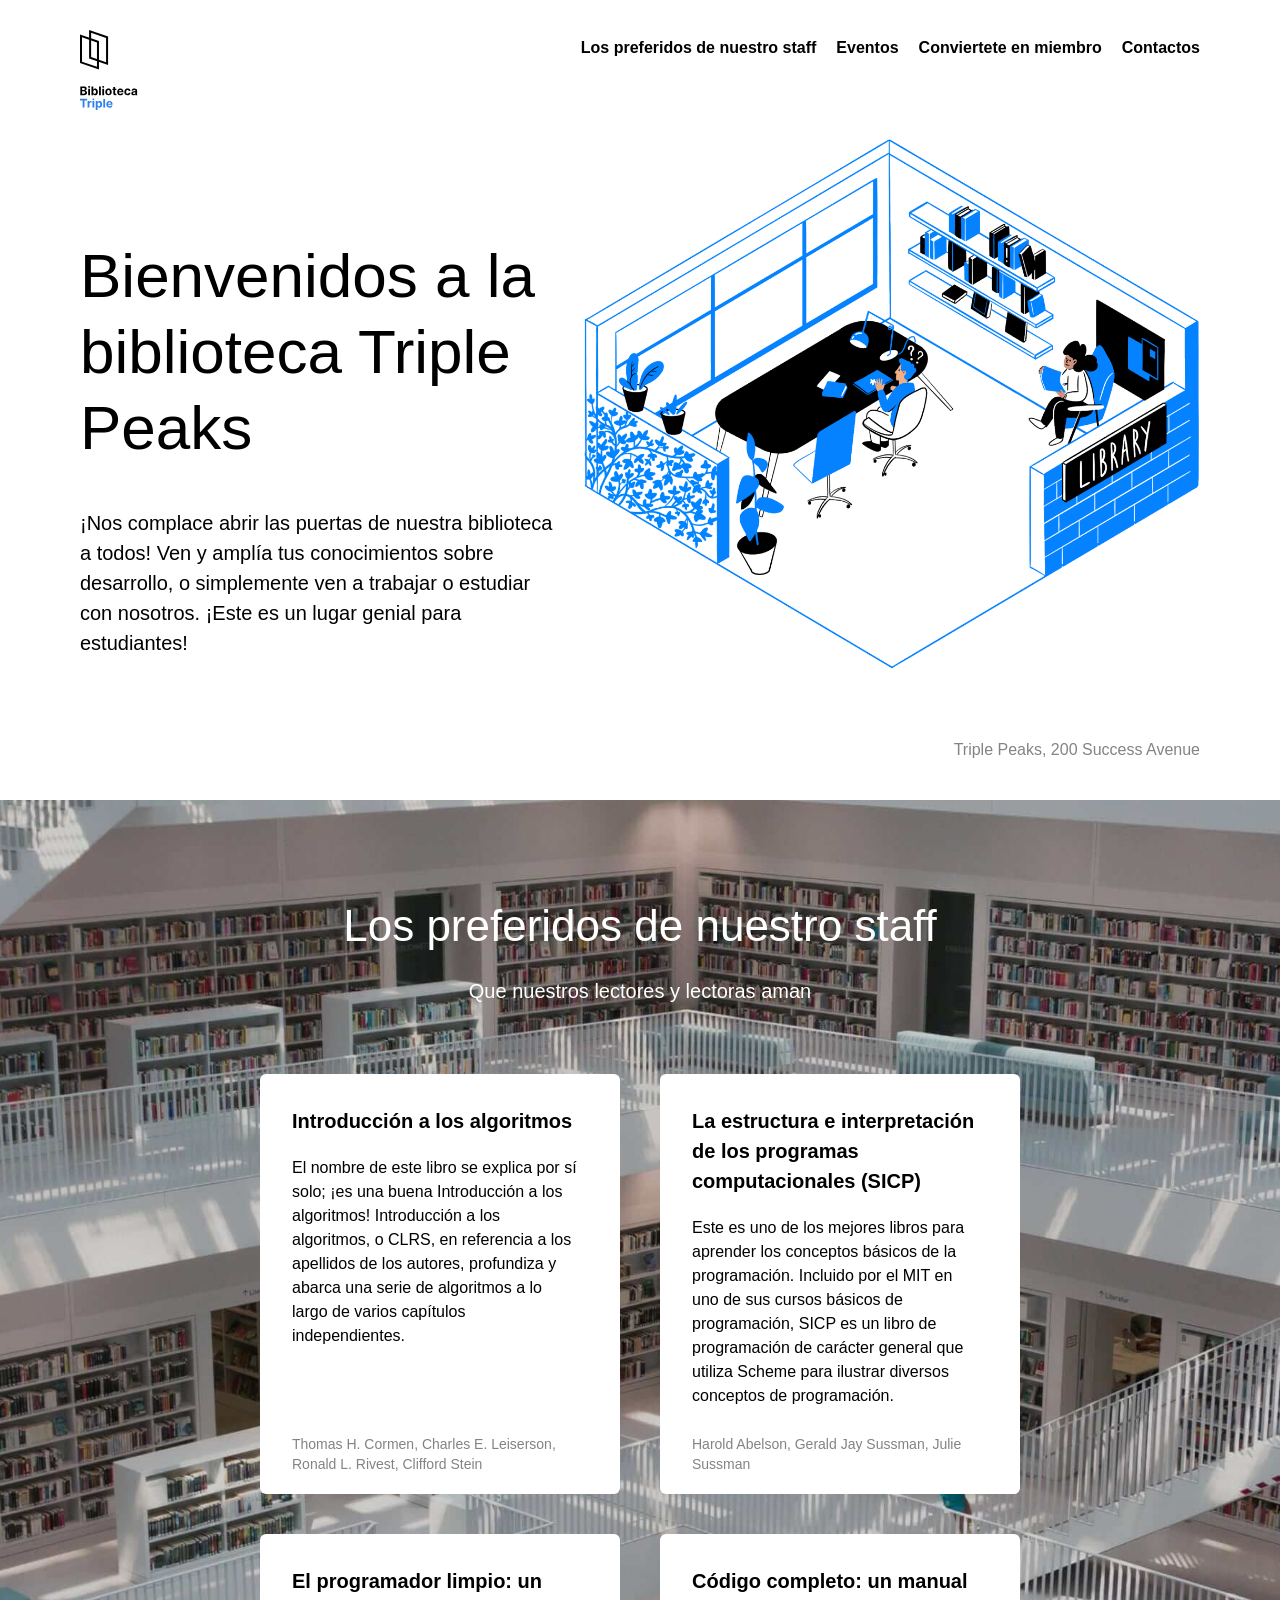
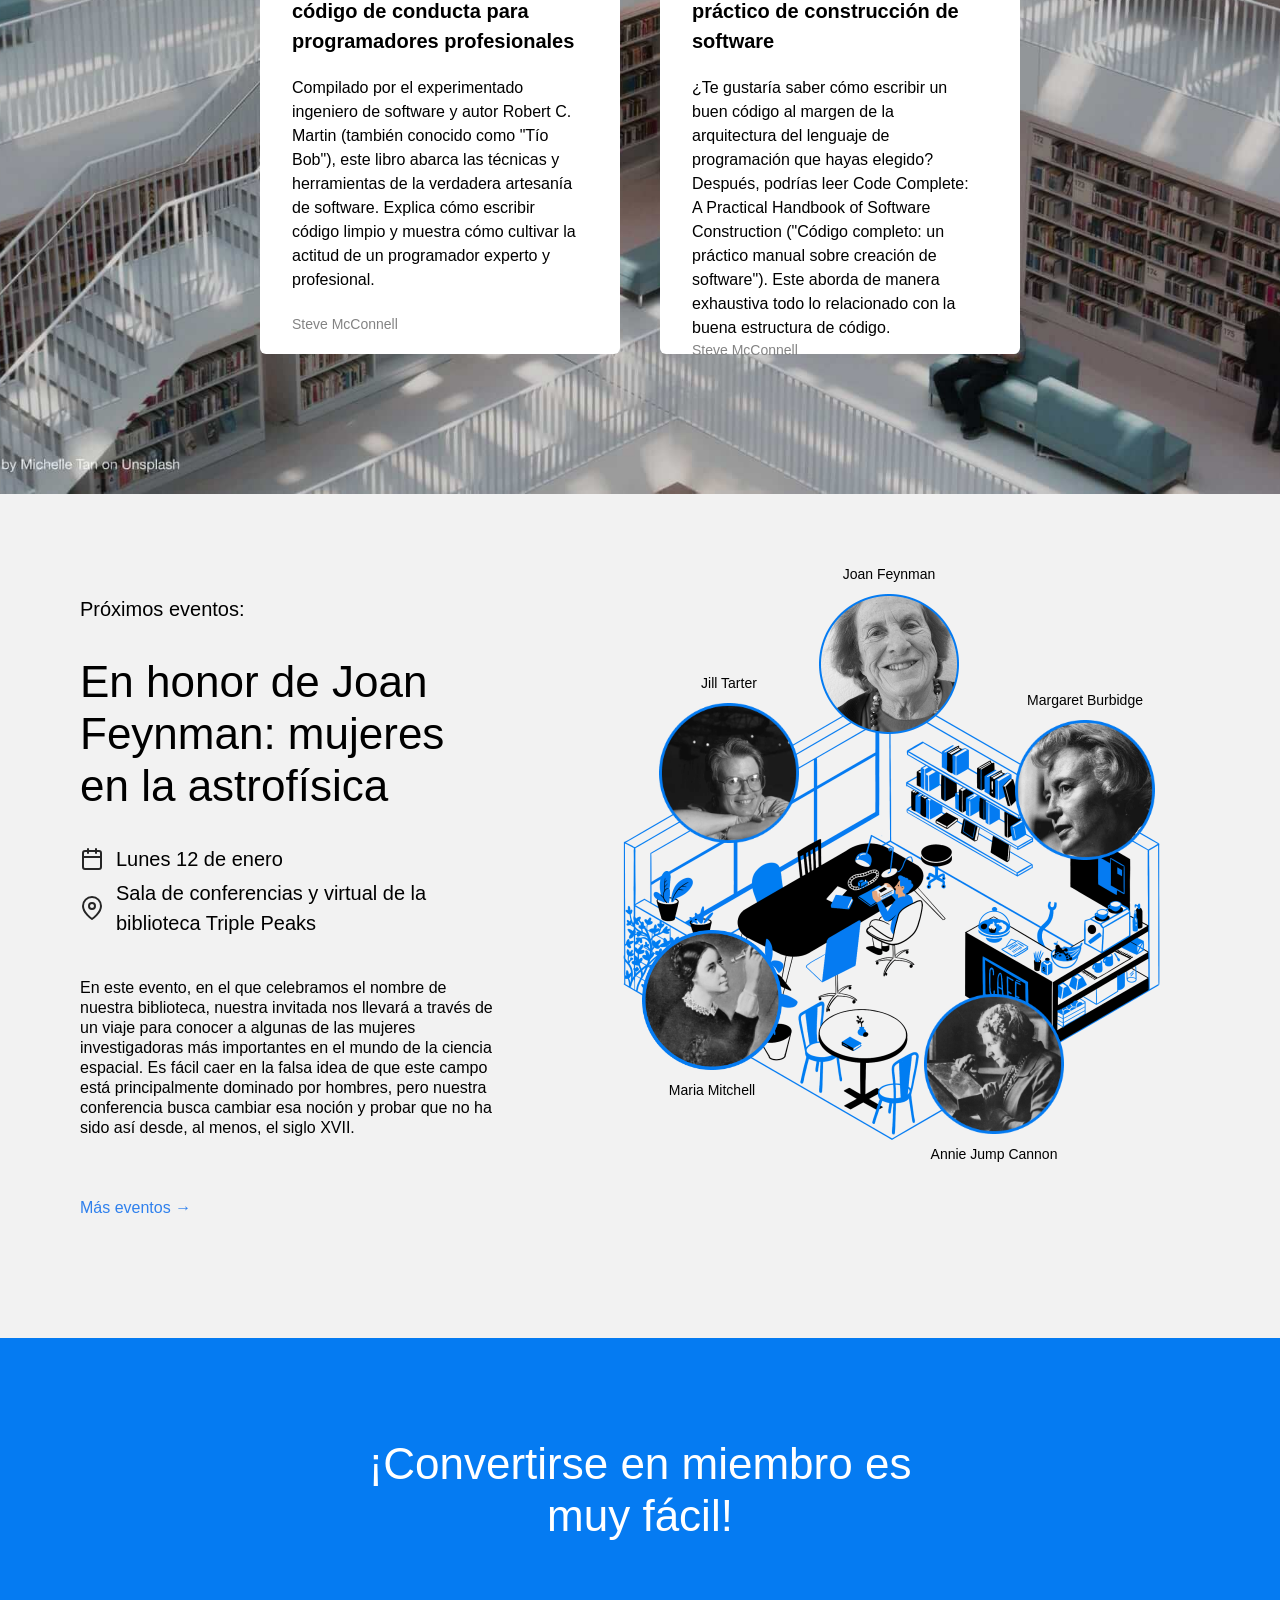
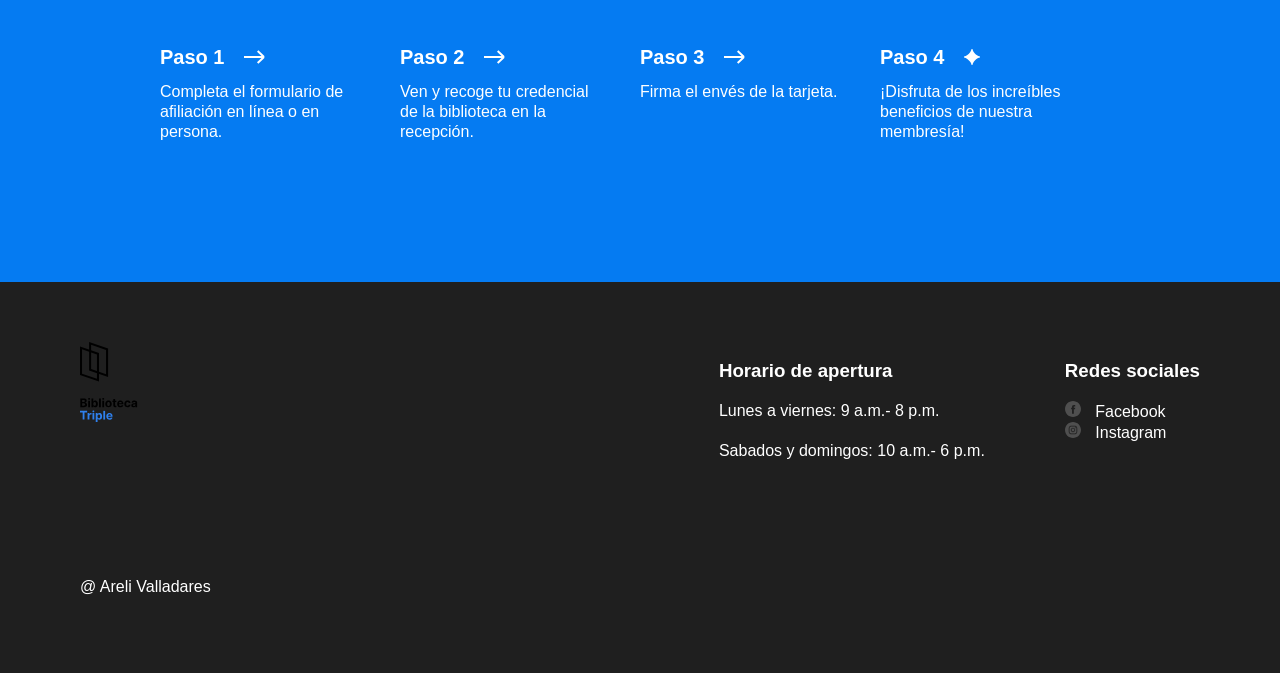
<file: index.html>
<!DOCTYPE html>
<html lang="es">
  <head>
    <meta charset="UTF-8" />
    <meta name="viewport" content="width=device-width, initial-scale=1.0" />
    <title>Biblioteca Triple Peaks</title>
    <link rel="shortcut icon" href="favicon.ico" />
    <link rel="stylesheet" href="./vendor/normalize.css" />
    <link rel="stylesheet" href="./styles/style.css" />
  </head>

  <body>
    <div class="page">
      <header class="header">
        <nav class="nav">
          <img
            src="./images/logo.svg"
            alt="Logotipo de la Biblioteca Triple Peaks"
            class="nav__logo"
          />
          <nav class="nav__links">
            <a href="#staff" class="nav__link"
              >Los preferidos de nuestro staff</a
            >

            <a href="#events" class="nav__link">Eventos</a>
            <a href="#membership" class="nav__link">Conviertete en miembro</a>
            <a href="#footer" class="nav__link">Contactos</a>
          </nav>
        </nav>
        <div class="header__content">
          <div>
            <h1 class="header__title">
              Bienvenidos a la biblioteca Triple Peaks
            </h1>
            <p class="header__description">
              ¡Nos complace abrir las puertas de nuestra biblioteca a todos! Ven
              y amplía tus conocimientos sobre desarrollo, o simplemente ven a
              trabajar o estudiar con nosotros. ¡Este es un lugar genial para
              estudiantes!
            </p>
          </div>
          <img
            src="./images/inside_the_library.png"
            alt="Ilustración 'Dentro de la biblioteca'"
            class="header__image"
          />
        </div>

        <div class="header__footer">
          <p class="header__address">Triple Peaks, 200 Success Avenue</p>
        </div>
      </header>

      <main class="content">
        <section class="staff" id="staff">
          <h2 class="staff__title">Los preferidos de nuestro staff</h2>
          <p class="staff__subtitle">Que nuestros lectores y lectoras aman</p>
          <ul class="staff__cards">
            <li class="card">
              <div class="card__content">
                <h3 class="card__title">Introducción a los algoritmos</h3>
                <p class="card__text">
                  El nombre de este libro se explica por sí solo; ¡es una buena
                  Introducción a los algoritmos! Introducción a los algoritmos,
                  o CLRS, en referencia a los apellidos de los autores,
                  profundiza y abarca una serie de algoritmos a lo largo de
                  varios capítulos independientes.
                </p>
                <p class="card__footer">
                  Thomas H. Cormen, Charles E. Leiserson, Ronald L. Rivest,
                  Clifford Stein
                </p>
              </div>
            </li>

            <li class="card">
              <div class="card__content">
                <h3 class="card__title">
                  La estructura e interpretación de los programas
                  computacionales (SICP)
                </h3>
                <p class="card__text">
                  Este es uno de los mejores libros para aprender los conceptos
                  básicos de la programación. Incluido por el MIT en uno de sus
                  cursos básicos de programación, SICP es un libro de
                  programación de carácter general que utiliza Scheme para
                  ilustrar diversos conceptos de programación.
                </p>
                <p class="card__footer">
                  Harold Abelson, Gerald Jay Sussman, Julie Sussman
                </p>
              </div>
            </li>

            <li class="card">
              <div class="card__content">
                <h3 class="card__title">
                  El programador limpio: un código de conducta para
                  programadores profesionales
                </h3>
                <p class="card__text">
                  Compilado por el experimentado ingeniero de software y autor
                  Robert C. Martin (también conocido como "Tío Bob"), este libro
                  abarca las técnicas y herramientas de la verdadera artesanía
                  de software. Explica cómo escribir código limpio y muestra
                  cómo cultivar la actitud de un programador experto y
                  profesional.
                </p>
                <p class="card__footer">Steve McConnell</p>
              </div>
            </li>

            <li class="card">
              <div class="card__content">
                <h3 class="card__title">
                  Código completo: un manual práctico de construcción de
                  software
                </h3>
                <p class="card__text">
                  ¿Te gustaría saber cómo escribir un buen código al margen de
                  la arquitectura del lenguaje de programación que hayas
                  elegido? Después, podrías leer Code Complete: A Practical
                  Handbook of Software Construction ("Código completo: un
                  práctico manual sobre creación de software"). Este aborda de
                  manera exhaustiva todo lo relacionado con la buena estructura
                  de código.
                </p>
                <p class="card__footer">Steve McConnell</p>
              </div>
            </li>
          </ul>
        </section>

        <section class="events" id="events">
          <div class="events__content">
            <h2 class="events__heading">Próximos eventos:</h2>
            <h3 class="events__title">
              En honor de Joan Feynman: mujeres en la astrofísica
            </h3>
            <div class="event-info events__info-section">
              <div class="event-info__item">
                <img
                  src="./images/icon_calendar.svg"
                  alt="Calendar icon"
                  class="event-info__icon"
                />
                <p class="event-info__text">Lunes 12 de enero</p>
              </div>
              <div class="event-info__item">
                <img
                  src="./images/icon_pin.svg"
                  alt="Pin icon"
                  class="event-info__icon"
                />
                <p class="event-info__text">
                  Sala de conferencias y virtual de la biblioteca Triple Peaks
                </p>
              </div>
            </div>
            <p class="events__description">
              En este evento, en el que celebramos el nombre de nuestra
              biblioteca, nuestra invitada nos llevará a través de un viaje para
              conocer a algunas de las mujeres investigadoras más importantes en
              el mundo de la ciencia espacial. Es fácil caer en la falsa idea de
              que este campo está principalmente dominado por hombres, pero
              nuestra conferencia busca cambiar esa noción y probar que no ha
              sido así desde, al menos, el siglo XVII.
            </p>
            <a href="#" class="events__more">Más eventos &rarr;</a>
          </div>

          <div class="events__cover">
            <img
              src="./images/cafe.png"
              alt="Cafe icon"
              class="events__image"
            />
            <div class="person person_name_feynman">
              <p class="person__caption">
                Joan Feynman
              </p>
              <img src="./images/person_feynman.png"
                alt="Feynman image"
                class="person__image person__image_size_l"
              />
            </div>

            <div class="person person_name_burbidge">
              <p class="person__caption">
                Margaret Burbidge
              </p>
              <img
                src="./images/person_burbidge.png"
                alt="Burbidge image"
                class="person__image person__image_size_l"
              />
            </div>

            <div class="person person_name_cannon">
              <img
                src="./images/person_cannon.png"
                alt="Cannon image"
                class="person__image person__image_size_l"
              />
              <p class="person__caption">
                Annie Jump Cannon
              </p>
            </div>

            <div class="person person_name_mitchell">
              <img
                src="./images/person_mitchell.png"
                alt="Mitchell image"
                class="person__image person__image_size_l"
              />
              <p class="person__caption">
                Maria Mitchell
              </p>
            </div>

            <div class="person person_name_tarter">
              <p class="person__caption">
                Jill Tarter
              </p>
              <img
                src="./images/person_tarter.png"
                alt="Tarter image"
                class="person__image person__image_size_l"
              />
            </div>
          </div>
        </section>

        <section class="membership" id="membership">
          <h2 class="membership__title">¡Convertirse en miembro es muy fácil!</h2>
          <ul class="membership__steps">
            <li class="step">
              <h3 class="step__title">
                Paso 1
                <img
                  src="./images/icon_step_forward.svg"
                  alt="icon forward"
                  class="step__icon"
                />
              </h3>
              <p class="step__description">
                Completa el formulario de afiliación en línea o en persona.
              </p>
            </li>
            <li class="step">
              <h3 class="step__title">
                Paso 2
                <img
                  src="./images/icon_step_forward.svg"
                  alt="icon forward"
                  class="step__icon"
                />
              </h3>
              <p class="step__description">
                Ven y recoge tu credencial de la biblioteca en la recepción.
              </p>
            </li>
            <li class="step">
              <h3 class="step__title">
                Paso 3
                <img
                  src="./images/icon_step_forward.svg"
                  alt="icon forward"
                  class="step__icon"
                />
              </h3>
              <p class="step__description">Firma el envés de la tarjeta.</p>
            </li>
            <li class="step">
              <h3 class="step__title">
                Paso 4
                <img
                  src="./images/icon_step_finish.svg"
                  alt="icon finish"
                  class="step__icon"
                />
              </h3>
              <p class="step__description">
                ¡Disfruta de los increíbles beneficios de nuestra membresía!
              </p>
            </li>
          </ul>
        </section>
      </main>

          <footer class="footer" id="footer">
            <div class="footer__columns">
              <div class="footer__column">
                <img src="./images/logo.svg"
                 alt="Logotipo de la Biblioteca Triple Peaks"
                class="footer__logo"/>
              </div>

              <div class="footer__column footer__column_content_hours">
                <h3 class="footer__column-heading">Horario de apertura</h3>
                <ul class="footer__list">
                  <li class="footer__list-item">Lunes a viernes: 9 a.m.- 8 p.m.</li>
                  <li class="footer__list-item">Sabados y domingos: 10 a.m.- 6 p.m.</li>
                </ul>
              </div>

              <div class="footer__column footer__column_content_social">
                <h3 class="footer__column-heading">Redes sociales</h3>
                <ul class="footer__list">
                  <li>
                   <img
                  src="./images/facebook_white.svg"
                  alt="icon facebook"
                  class="footer__social-icon">
                   <a href="#facebook" class="footer__list-item footer__column-link">Facebook</a></li>

                   <li>
                    <img
                   src="./images/instagram_white.svg"
                   alt="icon facebook"
                   class="footer__social-icon">
                    <a href="#instagram" class="footer__list-item footer__column-link">Instagram</a>
                  </li>
                </ul>
              </div>
            </div>


              <p class="footer__copyright">@ Areli Valladares</p>

              </footer>








    </div>
  </body>
</html>
</file>
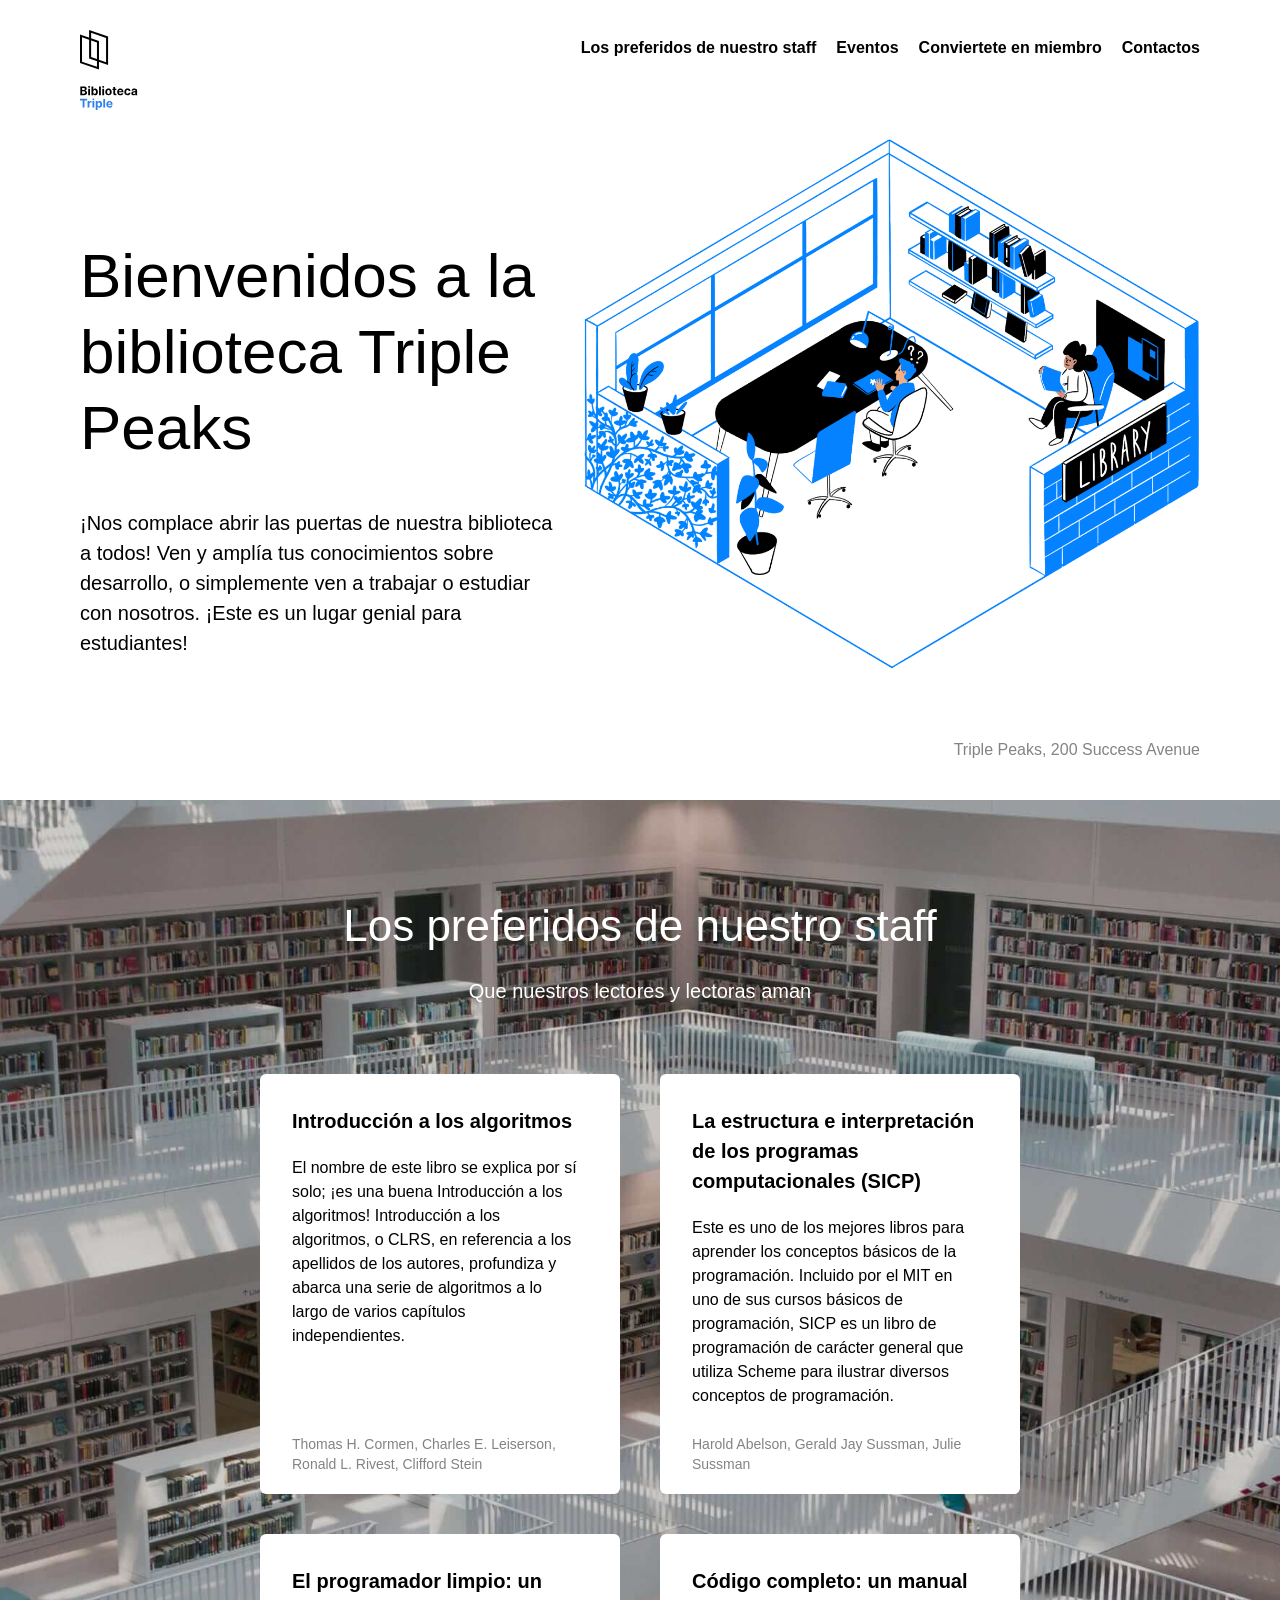
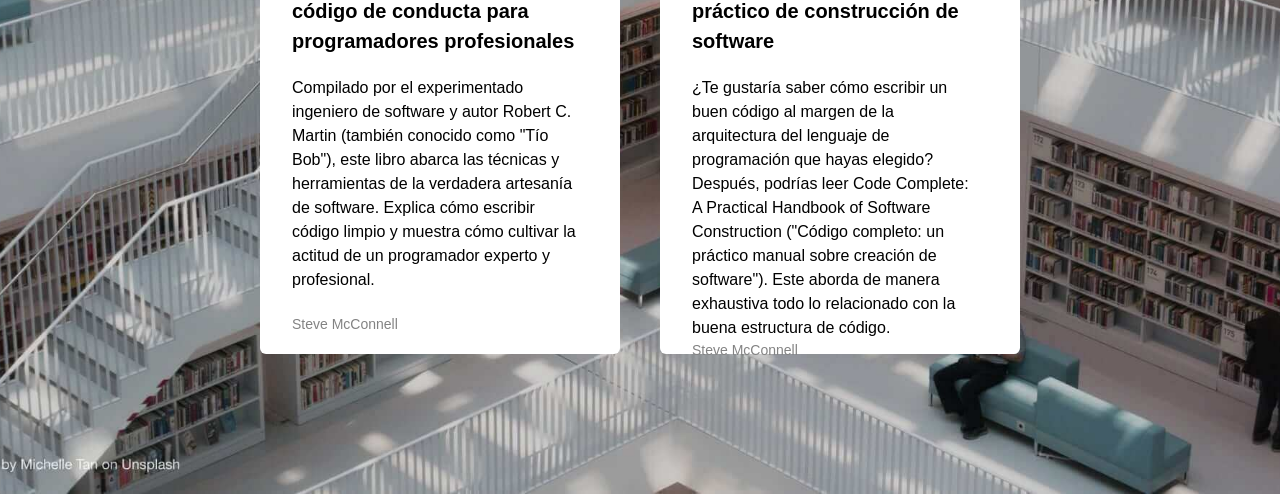
<file: Sprint 2/web_project_2_starter-kit/index.html>
<!DOCTYPE html>
<html lang="es">
  <head>
    <meta charset="UTF-8" />
    <meta name="viewport" content="width=device-width, initial-scale=1.0" />
    <title>Biblioteca Triple Peaks</title>
    <link rel="shortcut icon" href="favicon.ico" />
    <link rel="stylesheet" href="./vendor/normalize.css" />
    <link rel="stylesheet" href="./styles/style.css" />
  </head>

  <body>
    <div class="page">
      <header class="header">
        <nav class="nav">
          <img
            src="./images/logo.svg"
            alt="Logotipo de la Biblioteca Triple Peaks"
            class="nav__logo"
          />
          <nav class="nav__links">
            <a href="#staff" class="nav__link"
              >Los preferidos de nuestro staff</a
            >
            <a class="nav__link">Eventos</a>
            <a class="nav__link">Conviertete en miembro</a>
            <a class="nav__link">Contactos</a>
          </nav>
        </nav>
        <div class="header__content">
          <div>
            <h1 class="header__title">
              Bienvenidos a la biblioteca Triple Peaks
            </h1>
            <p class="header__description">
              ¡Nos complace abrir las puertas de nuestra biblioteca a todos! Ven
              y amplía tus conocimientos sobre desarrollo, o simplemente ven a
              trabajar o estudiar con nosotros. ¡Este es un lugar genial para
              estudiantes!
            </p>
          </div>
          <img
            src="./images/inside_the_library.png"
            alt="Ilustración 'Dentro de la biblioteca'"
            class="header__image"
          />
        </div>

        <div class="header__footer">
          <p class="header__address">Triple Peaks, 200 Success Avenue</p>
        </div>
      </header>

      <main class="content">
        <section class="staff" id="staff">
          <h2 class="staff__title">Los preferidos de nuestro staff</h2>
          <p class="staff__subtitle">Que nuestros lectores y lectoras aman</p>
          <ul class="staff__cards">
            <li class="card">
              <div class="card__content">
                <h3 class="card__title">Introducción a los algoritmos</h3>
                <p class="card__text">
                  El nombre de este libro se explica por sí solo; ¡es una buena
                  Introducción a los algoritmos! Introducción a los algoritmos,
                  o CLRS, en referencia a los apellidos de los autores,
                  profundiza y abarca una serie de algoritmos a lo largo de
                  varios capítulos independientes.
                </p>
                <p class="card__footer">
                  Thomas H. Cormen, Charles E. Leiserson, Ronald L. Rivest,
                  Clifford Stein
                </p>
              </div>
            </li>

            <li class="card">
              <div class="card__content">
                <h3 class="card__title">
                  La estructura e interpretación de los programas
                  computacionales (SICP)
                </h3>
                <p class="card__text">
                  Este es uno de los mejores libros para aprender los conceptos
                  básicos de la programación. Incluido por el MIT en uno de sus
                  cursos básicos de programación, SICP es un libro de
                  programación de carácter general que utiliza Scheme para
                  ilustrar diversos conceptos de programación.
                </p>
                <p class="card__footer">
                  Harold Abelson, Gerald Jay Sussman, Julie Sussman
                </p>
              </div>
            </li>

            <li class="card">
              <div class="card__content">
                <h3 class="card__title">
                  El programador limpio: un código de conducta para
                  programadores profesionales
                </h3>
                <p class="card__text">
                  Compilado por el experimentado ingeniero de software y autor
                  Robert C. Martin (también conocido como "Tío Bob"), este libro
                  abarca las técnicas y herramientas de la verdadera artesanía
                  de software. Explica cómo escribir código limpio y muestra
                  cómo cultivar la actitud de un programador experto y
                  profesional.
                </p>
                <p class="card__footer">Steve McConnell</p>
              </div>
            </li>

            <li class="card">
              <div class="card__content">
                <h3 class="card__title">
                  Código completo: un manual práctico de construcción de
                  software
                </h3>
                <p class="card__text">
                  ¿Te gustaría saber cómo escribir un buen código al margen de
                  la arquitectura del lenguaje de programación que hayas
                  elegido? Después, podrías leer Code Complete: A Practical
                  Handbook of Software Construction ("Código completo: un
                  práctico manual sobre creación de software"). Este aborda de
                  manera exhaustiva todo lo relacionado con la buena estructura
                  de código.
                </p>
                <p class="card__footer">Steve McConnell</p>
              </div>
            </li>
          </ul>
        </section>
      </main>
    </div>
  </body>
</html>
</file>
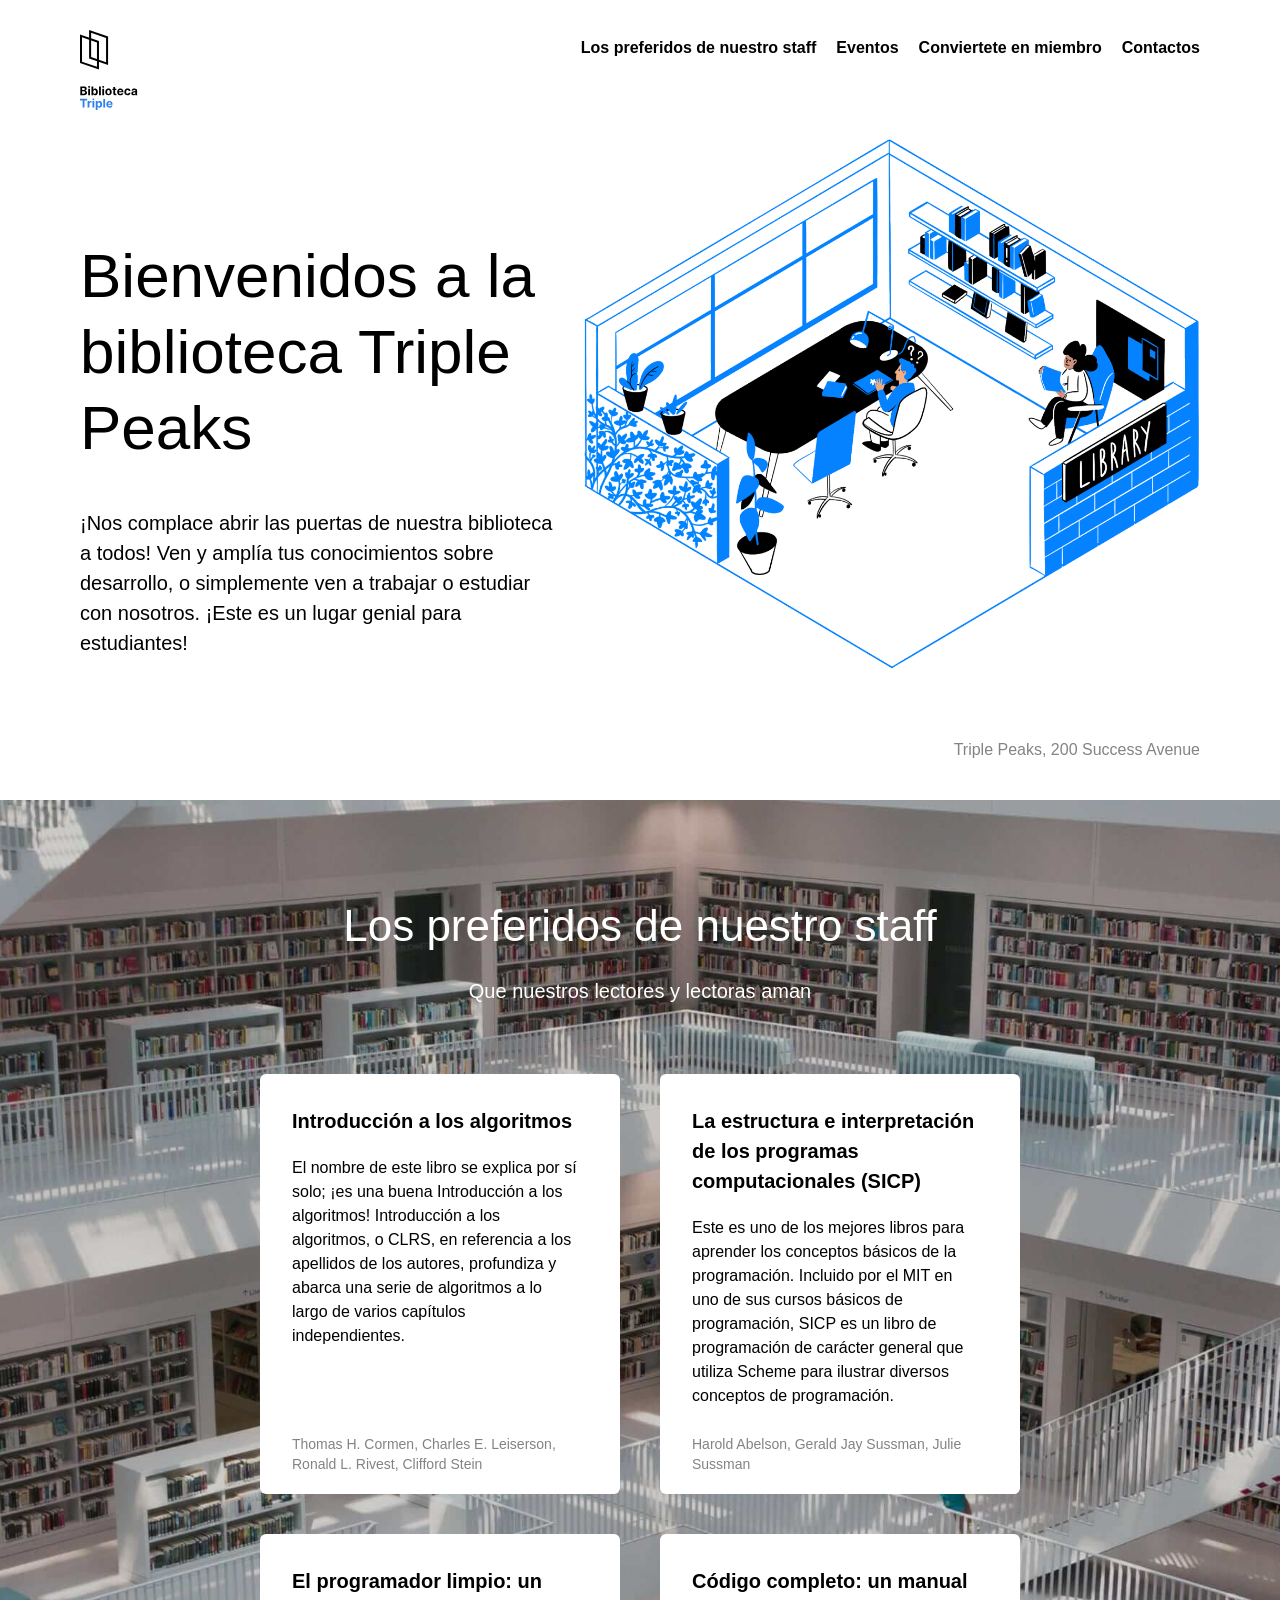
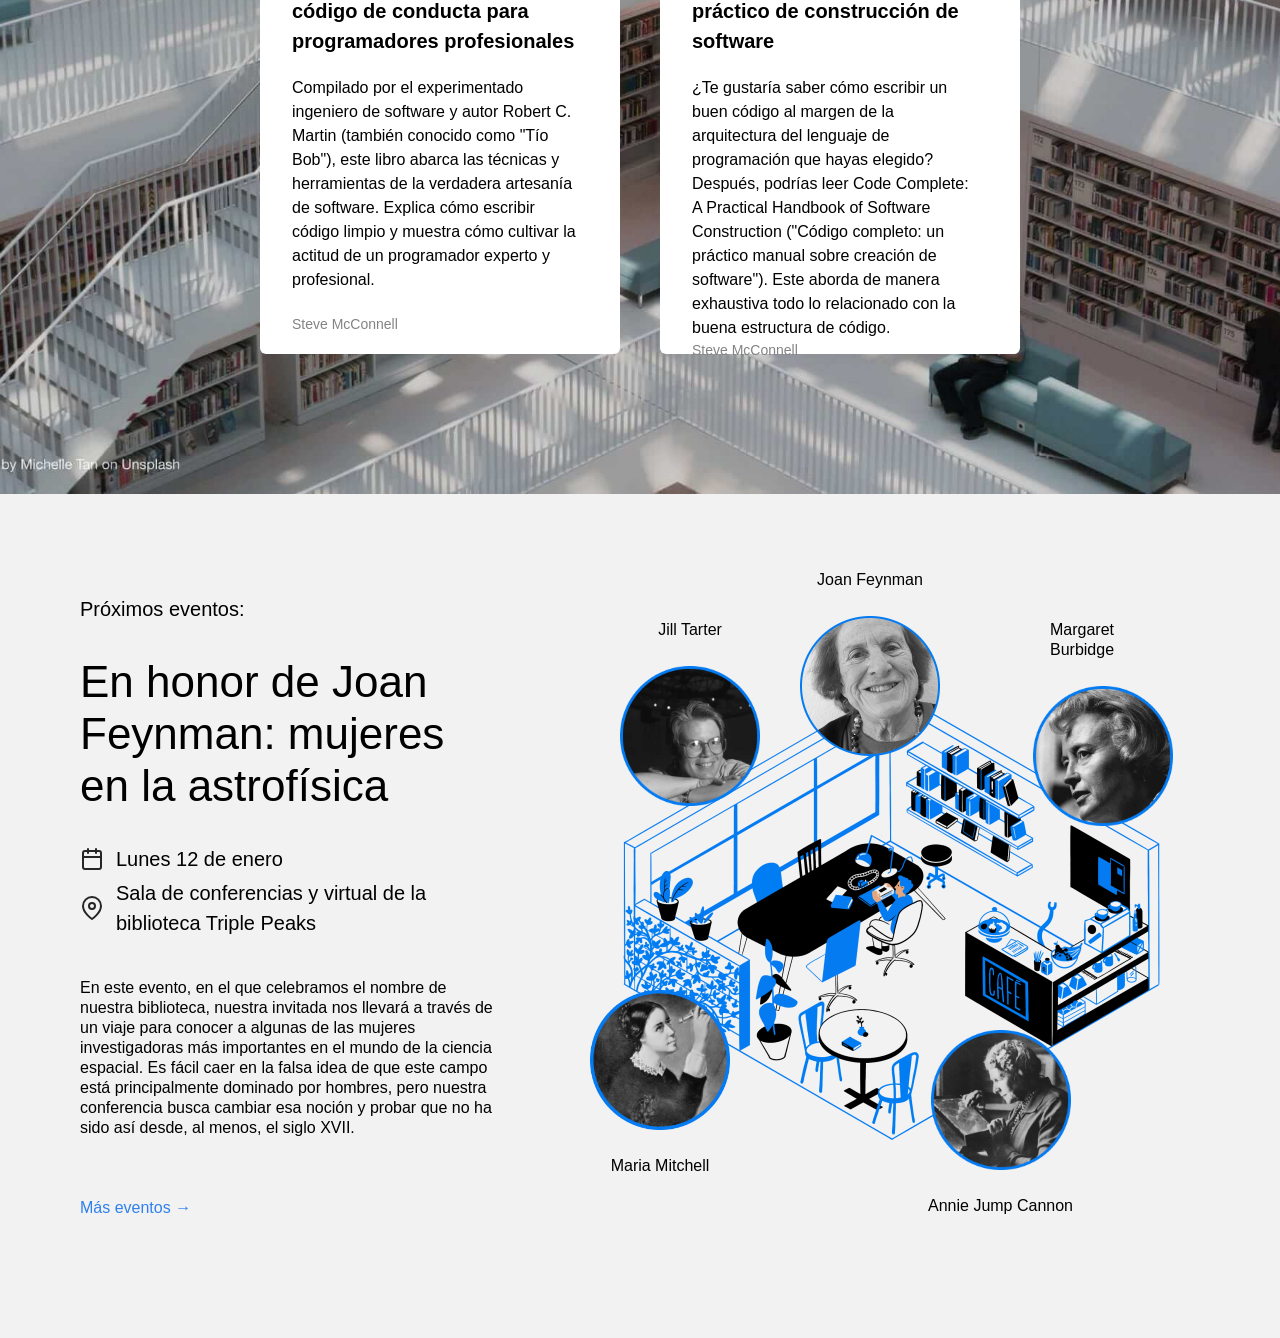
<file: Sprint 3/web_project_3_starter-kit/index.html>
<!DOCTYPE html>
<html lang="es">
  <head>
    <meta charset="UTF-8" />
    <meta name="viewport" content="width=device-width, initial-scale=1.0" />
    <title>Biblioteca Triple Peaks</title>
    <link rel="shortcut icon" href="favicon.ico" />
    <link rel="stylesheet" href="./vendor/normalize.css" />
    <link rel="stylesheet" href="./styles/style.css" />
  </head>

  <body>
    <div class="page">
      <header class="header">
        <nav class="nav">
          <img
            src="./images/logo.svg"
            alt="Logotipo de la Biblioteca Triple Peaks"
            class="nav__logo"
          />
          <nav class="nav__links">
            <a href="#staff" class="nav__link"
              >Los preferidos de nuestro staff</a
            >

            <a href="#events" class="nav__link">Eventos</a>
            <a class="nav__link">Conviertete en miembro</a>
            <a class="nav__link">Contactos</a>
          </nav>
        </nav>
        <div class="header__content">
          <div>
            <h1 class="header__title">
              Bienvenidos a la biblioteca Triple Peaks
            </h1>
            <p class="header__description">
              ¡Nos complace abrir las puertas de nuestra biblioteca a todos! Ven
              y amplía tus conocimientos sobre desarrollo, o simplemente ven a
              trabajar o estudiar con nosotros. ¡Este es un lugar genial para
              estudiantes!
            </p>
          </div>
          <img
            src="./images/inside_the_library.png"
            alt="Ilustración 'Dentro de la biblioteca'"
            class="header__image"
          />
        </div>

        <div class="header__footer">
          <p class="header__address">Triple Peaks, 200 Success Avenue</p>
        </div>
      </header>

      <main class="content">
        <section class="staff" id="staff">
          <h2 class="staff__title">Los preferidos de nuestro staff</h2>
          <p class="staff__subtitle">Que nuestros lectores y lectoras aman</p>
          <ul class="staff__cards">
            <li class="card">
              <div class="card__content">
                <h3 class="card__title">Introducción a los algoritmos</h3>
                <p class="card__text">
                  El nombre de este libro se explica por sí solo; ¡es una buena
                  Introducción a los algoritmos! Introducción a los algoritmos,
                  o CLRS, en referencia a los apellidos de los autores,
                  profundiza y abarca una serie de algoritmos a lo largo de
                  varios capítulos independientes.
                </p>
                <p class="card__footer">
                  Thomas H. Cormen, Charles E. Leiserson, Ronald L. Rivest,
                  Clifford Stein
                </p>
              </div>
            </li>

            <li class="card">
              <div class="card__content">
                <h3 class="card__title">
                  La estructura e interpretación de los programas
                  computacionales (SICP)
                </h3>
                <p class="card__text">
                  Este es uno de los mejores libros para aprender los conceptos
                  básicos de la programación. Incluido por el MIT en uno de sus
                  cursos básicos de programación, SICP es un libro de
                  programación de carácter general que utiliza Scheme para
                  ilustrar diversos conceptos de programación.
                </p>
                <p class="card__footer">
                  Harold Abelson, Gerald Jay Sussman, Julie Sussman
                </p>
              </div>
            </li>

            <li class="card">
              <div class="card__content">
                <h3 class="card__title">
                  El programador limpio: un código de conducta para
                  programadores profesionales
                </h3>
                <p class="card__text">
                  Compilado por el experimentado ingeniero de software y autor
                  Robert C. Martin (también conocido como "Tío Bob"), este libro
                  abarca las técnicas y herramientas de la verdadera artesanía
                  de software. Explica cómo escribir código limpio y muestra
                  cómo cultivar la actitud de un programador experto y
                  profesional.
                </p>
                <p class="card__footer">Steve McConnell</p>
              </div>
            </li>

            <li class="card">
              <div class="card__content">
                <h3 class="card__title">
                  Código completo: un manual práctico de construcción de
                  software
                </h3>
                <p class="card__text">
                  ¿Te gustaría saber cómo escribir un buen código al margen de
                  la arquitectura del lenguaje de programación que hayas
                  elegido? Después, podrías leer Code Complete: A Practical
                  Handbook of Software Construction ("Código completo: un
                  práctico manual sobre creación de software"). Este aborda de
                  manera exhaustiva todo lo relacionado con la buena estructura
                  de código.
                </p>
                <p class="card__footer">Steve McConnell</p>
              </div>
            </li>
          </ul>
        </section>

        <section class="events" id="events">
          <div class="events__content">
            <h2 class="events__heading">Próximos eventos:</h2>
            <h3 class="events__title">
              En honor de Joan Feynman: mujeres en la astrofísica
            </h3>
            <div class="event-info events__info-section">
              <div class="event-info__item">
                <img
                  src="./images/icon_calendar.svg"
                  alt="Calendar icon"
                  class="event-info__icon"
                />
                <p class="event-info__text">Lunes 12 de enero</p>
              </div>
              <div class="event-info__item">
                <img
                  src="./images/icon_pin.svg"
                  alt="Pin icon"
                  class="event-info__icon"
                />
                <p class="event-info__text">
                  Sala de conferencias y virtual de la biblioteca Triple Peaks
                </p>
              </div>
            </div>
            <p class="events__description">
              En este evento, en el que celebramos el nombre de nuestra
              biblioteca, nuestra invitada nos llevará a través de un viaje para
              conocer a algunas de las mujeres investigadoras más importantes en
              el mundo de la ciencia espacial. Es fácil caer en la falsa idea de
              que este campo está principalmente dominado por hombres, pero
              nuestra conferencia busca cambiar esa noción y probar que no ha
              sido así desde, al menos, el siglo XVII.
            </p>
            <a href="#" class="events__more">Más eventos &rarr;</a>
          </div>

          <div class="events__cover">
            <img
              src="./images/cafe.png"
              alt="Cafe icon"
              class="events__image"
            />
            <div class="person person_name_feynman">
              <p class="person_caption">
                Joan Feynman
              </p>
              <img
                src="./images/person_feynman.png"
                alt="Feynman image"
                class="person_image person__image_size_l"
              />
            </div>

            <div class="person person_name_burbidge">
              <p class="person_caption">
                Margaret Burbidge
              </p>
              <img
                src="./images/person_burbidge.png"
                alt="Burbidge image"
                class="person_image person__image_size_l"
              />
            </div>

            <div class="person person_name_cannon">
              <img
                src="./images/person_cannon.png"
                alt="Cannon image"
                class="person_image person__image_size_l"
              />
              <p class="person_caption">
                Annie Jump Cannon
              </p>
            </div>

            <div class="person person_name_mitchell">
              <img
                src="./images/person_mitchell.png"
                alt="Mitchell image"
                class="person_image person__image_size_l"
              />
              <p class="person_caption">
                Maria Mitchell
              </p>
            </div>

            <div class="person person_name_tarter">
              <p class="person_caption">
                Jill Tarter
              </p>
              <img
                src="./images/person_tarter.png"
                alt="Tarter image"
                class="person_image person__image_size_l"
              />
            </div>
          </div>
        </section>
      </main>
    </div>
  </body>
</html>
</file>
<file: styles/style.css>
.page {
  min-width: 1100px;
  max-width: 1600px;
  margin: 0 auto;
  font-family: Arial, sans-serif;
  font-size: 16px;
  line-height: 20px;
}

.header {
  display: flex;
  flex-direction: column;
  height: 100vh;
  min-height: 720px;
  max-height: 800px;
  padding: 30px 80px 40px;
  position: relative;
  box-sizing: border-box;
}

.nav {
  display: flex;
  justify-content: space-between;
}

.nav__logo {
  height: 80px;
  width: 58px;
}

.nav__links {
  display: flex;
  justify-content: space-between;
  column-gap: 20px;
  list-style-type: none;
  padding-left: 0px;
  margin-top: 8px;
}

.nav__link {
  color: #000000;
  text-decoration: none;
  font-weight: bold;
}

.header__content {
  display: flex;
  justify-content: space-between;
}

.header__title {
  font-size: 62px;
  line-height: 76px;
  font-weight: 500;
  margin-top: 128px;
  max-width: 635px;
}

.header__description {
  font-size: 20px;
  line-height: 30px;
  margin-top: 32px;
  max-width: 515px;
}

.header__image {
  max-width: 636px;
}

.header__footer {
  margin-top: auto;
  width: 100%;
  display: flex;
  align-items: center;
  justify-content: flex-end;
  box-sizing: border-box;
}

.header__link {
  color: #2f80ed;
  text-decoration: none;
}

.header__address {
  margin: 0;
  color: #838383;
}

.staff {
  background-image: url("../images/staff_picks_background.jpg");
  padding: 100px 0 140px;
  background-position: center;
  background-size: cover;
  background-repeat: no-repeat;
}

.staff__title {
  text-align: center;
  font-size: 44px;
  line-height: 52px;
  font-weight: 400;
  margin: 0 0 24px;
  color: #ffffff;
}

.staff__subtitle {
  text-align: center;
  font-size: 20px;
  line-height: 30px;
  font-weight: 400;
  margin: 0;
  color: #ffffff;
}

.staff__cards {
  max-width: 760px;
  margin: 68px auto 0;
  display: flex;
  justify-content: center;
  flex-wrap: wrap;
  list-style-type: none;
  gap: 40px;
  padding-left: 0;
}

.card {
  background-color: #fff;
  border-radius: 6px;
  padding: 32px 40px 20px 32px;
  box-sizing: border-box;
  height: 420px;
  width: 360px;
}

.card__content {
  width: 100%;
  height: 100%;
  display: flex;
  flex-direction: column;
}

.card__title {
  font-size: 20px;
  line-height: 30px;
  font-weight: 700;
  margin: 0;
}

.card__text {
  margin: 20px 0 0;
  font-size: 16px;
  line-height: 24px;
}

.card__footer {
  font-size: 14px;
  line-height: 20px;
  color: #838383;
  margin-top: auto;
  margin-bottom: 0;
  margin-left: 0;
  margin-right: 0;
}

.events {
  padding: 100px 0 120px 80px;
  display: flex;
  align-items: start;
  box-sizing: border-box;
  background-color: #f2f2f2;
}

.events__content {
  flex-basis: 580px;
}

.events__heading {
  font-size: 20px;
  font-weight: 500;
  line-height: 30px;
  margin: 0;
}

.events__title {
  font-size: 44px;
  font-weight: 500;
  line-height: 52px;
  margin: 32px 0 0;
}

.events__info-section {
  margin-top: 32px;
}

.event-info__item {
  display: flex;
  align-items: center;
  margin-bottom: 4px;
  font-weight: 500;
}

.event-info__icon {
  background-repeat: no-repeat;
  background-position: center;
  margin-right: 12px;
  width: 24px;
  height: 24px;
}

.event-info__text {
  font-size: 20px;
  font-weight: 500;
  line-height: 30px;
  margin: 0;
}

.events__description {
  margin: 40px 0 60px;
}

.events__more {
  color: #2f80ed;
  text-decoration: none;
}

.events__cover {
  flex-grow: 1;
  flex-shrink: 0;
  flex-basis: 780px;
  max-width: 780px;
  position: relative;
}

.events__image {
  max-width: 100%;
}

.person {
  position: absolute;
  display: flex;
  align-items: center;
  flex-direction: column;
  gap: 10px;
}

.person_name_feynman {
  position: absolute;
  left: 319px;
  top: -30px;
}

.person_name_burbidge {
  position: absolute;
  right: 125px;
  top: 96px;
}

.person_name_cannon {
  position: absolute;
  right: 216px;
  bottom: 18px;
}

.person_name_mitchell {
  position: absolute;
  left: 142px;
  bottom: 82px;
}

.person_name_tarter {
  position: absolute;
  top: 79px;
  left: 159px;
}

.person__image {
  max-width: 100%;
}

.person__image_size_l {
  width: 140px;
}

.person__image_size_m {
  width: 100px;
}

.person__image_size_s {
  width: 80px;
}

.person__caption {
  text-align: center;
  font-size: 14px;
  margin: 0;
}

.membership {
  padding: 100px 0 140px;
  background-color: #057bf2;
  color: #ffffff;
}

.membership__title {
  max-width: 574px;
  margin: 0 auto;
  text-align: center;
  font-size: 44px;
  font-weight: 500;
  line-height: 52px;
}

.membership__steps {
  list-style-type: none;
  padding: 0;
  margin: 100px 0 0;
  display: flex;
  justify-content: center;
}

.step {
  flex-basis: 200px;
  margin-right: 40px;
}

.step__title {
  margin: 0;
  font-size: 20px;
  line-height: 30px;
  font-weight: 700;
  display: flex;
  align-items: center;
}

.step__icon {
  margin-left: 20px;
}

.step__description {
  margin: 10px 0 0;
}

.footer {
  box-sizing: border-box;
  background-color: #1f1f1f;
  padding: 60px 80px;
  color: white;
}

.footer__columns {
  display: flex;
  list-style-type: none;
}

.footer__column_content_hours {
  margin-left: auto;
}

.footer__column_content_social {
  margin-left: 80px;
}

.footer__logo {
  height: 80px;
  width: 58px;
}

.footer__column-heading {
  margin-bottom: 20px;
}

.footer__list {
  list-style-type: none;
  padding: 0;
  margin: 0;
}

.footer__list-item {
  margin-top: 20px;
  margin-bottom: 16px;
}

.footer__column-link {
  color: white;
  text-decoration: none;
  margin-left: 10px;
}

.footer__social-icon {
  height: 16px;
  width: 16px;
}

.footer__copyright {
  display: flex;
  justify-content: flex-start;
  margin-top: 100px;
}
</file>
<file: Sprint 2/web_project_2_starter-kit/styles/style.css>
.page {
  min-width: 1100px;
  max-width: 1600px;
  margin: 0 auto;
  font-family: Arial, sans-serif;
  font-size: 16px;
  line-height: 20px;
}

.header {
  display: flex;
  flex-direction: column;
  height: 100vh;
  min-height: 720px;
  max-height: 800px;
  padding: 30px 80px 40px;
  position: relative;
  box-sizing: border-box;
}

.nav {
  display: flex;
  justify-content: space-between;
}

.nav__logo {
  height: 80px;
  width: 58px;
}

.nav__links {
  display: flex;
  justify-content: space-between;
  column-gap: 20px;
  list-style-type: none;
  padding-left: 0px;
  margin-top: 8px;
}

.nav__link {
  color: #000000;
  text-decoration: none;
  font-weight: bold;
}



.header__content {
  display: flex;
  justify-content: space-between;
}


.header__title {
  font-size: 62px;
  line-height: 76px;
  font-weight: 500;
  margin-top: 128px;
  max-width: 635px;
}

.header__description {
  font-size: 20px;
  line-height: 30px;
  margin-top: 32px;
  max-width: 515px;
}

.header__image {
  max-width: 636px;
}

.header__footer {
  margin-top: auto;
  width: 100%;
  display: flex;
  align-items: center;
  justify-content: flex-end;
  box-sizing: border-box;
}

.header__link {
  color: #2f80ed;
  text-decoration: none;
}

.header__address {
  margin: 0;
  color: #838383;
}


.staff{
  background-image: url("../images/staff_picks_background.jpg");
  padding: 100px 0 140px;
  background-position: center;
  background-size: cover;
  background-repeat: no-repeat;

}

.staff__title {
  text-align: center;
  font-size: 44px;
  line-height: 52px;
  font-weight: 400;
  margin: 0 0 24px;
  color: #ffffff;

}

.staff__subtitle {
  text-align: center;
  font-size: 20px;
  line-height: 30px;
  font-weight: 400;
  margin: 0;
  color: #ffffff;
}

.staff__cards{
  max-width: 760px;
  margin: 68px auto 0;
  display: flex;
  justify-content: center;
  flex-wrap: wrap;
  list-style-type: none;
  gap: 40px;
  padding-left: 0;

}

.card {
  background-color: #fff;
  border-radius: 6px;
  padding: 32px 40px 20px 32px;
  box-sizing: border-box;
  height: 420px;
  width: 360px;
}

.card__content {
  width: 100%;
  height: 100%;
  display: flex;
  flex-direction: column;
}

.card__title {
  font-size: 20px;
  line-height: 30px;
  font-weight: 700;
  margin: 0;
}

.card__text {
  margin: 20px 0 0;
  font-size: 16px;
  line-height: 24px;
}

.card__footer {
  font-size: 14px;
  line-height: 20px;
  color: #838383;
  margin-top: auto;
  margin-bottom: 0;
  margin-left: 0;
  margin-right: 0;
}
</file>
<file: Sprint 3/web_project_3_starter-kit/styles/style.css>
.page {
  min-width: 1100px;
  max-width: 1600px;
  margin: 0 auto;
  font-family: Arial, sans-serif;
  font-size: 16px;
  line-height: 20px;
}

.header {
  display: flex;
  flex-direction: column;
  height: 100vh;
  min-height: 720px;
  max-height: 800px;
  padding: 30px 80px 40px;
  position: relative;
  box-sizing: border-box;
}

.nav {
  display: flex;
  justify-content: space-between;
}

.nav__logo {
  height: 80px;
  width: 58px;
}

.nav__links {
  display: flex;
  justify-content: space-between;
  column-gap: 20px;
  list-style-type: none;
  padding-left: 0px;
  margin-top: 8px;
}

.nav__link {
  color: #000000;
  text-decoration: none;
  font-weight: bold;
}



.header__content {
  display: flex;
  justify-content: space-between;
}


.header__title {
  font-size: 62px;
  line-height: 76px;
  font-weight: 500;
  margin-top: 128px;
  max-width: 635px;
}

.header__description {
  font-size: 20px;
  line-height: 30px;
  margin-top: 32px;
  max-width: 515px;
}

.header__image {
  max-width: 636px;
}

.header__footer {
  margin-top: auto;
  width: 100%;
  display: flex;
  align-items: center;
  justify-content: flex-end;
  box-sizing: border-box;
}

.header__link {
  color: #2f80ed;
  text-decoration: none;
}

.header__address {
  margin: 0;
  color: #838383;
}


.staff{
  background-image: url("../images/staff_picks_background.jpg");
  padding: 100px 0 140px;
  background-position: center;
  background-size: cover;
  background-repeat: no-repeat;

}

.staff__title {
  text-align: center;
  font-size: 44px;
  line-height: 52px;
  font-weight: 400;
  margin: 0 0 24px;
  color: #ffffff;

}

.staff__subtitle {
  text-align: center;
  font-size: 20px;
  line-height: 30px;
  font-weight: 400;
  margin: 0;
  color: #ffffff;
}

.staff__cards{
  max-width: 760px;
  margin: 68px auto 0;
  display: flex;
  justify-content: center;
  flex-wrap: wrap;
  list-style-type: none;
  gap: 40px;
  padding-left: 0;

}

.card {
  background-color: #fff;
  border-radius: 6px;
  padding: 32px 40px 20px 32px;
  box-sizing: border-box;
  height: 420px;
  width: 360px;
}

.card__content {
  width: 100%;
  height: 100%;
  display: flex;
  flex-direction: column;
}

.card__title {
  font-size: 20px;
  line-height: 30px;
  font-weight: 700;
  margin: 0;
}

.card__text {
  margin: 20px 0 0;
  font-size: 16px;
  line-height: 24px;
}

.card__footer {
  font-size: 14px;
  line-height: 20px;
  color: #838383;
  margin-top: auto;
  margin-bottom: 0;
  margin-left: 0;
  margin-right: 0;
}


.events {
  padding: 100px 0 120px 80px;
  display: flex;
  align-items: start;
  justify-content: space-between;
  box-sizing: border-box;
  background-color: #f2f2f2;
}

.events__content {
  flex-basis: 580px;
}

.events__heading {
  font-size: 20px;
  font-weight: 500;
  line-height: 30px;
  margin: 0;
}

.events__title {
  font-size: 44px;
  font-weight: 500;
  line-height: 52px;
  margin: 32px 0 0;
}

.events__info-section {
  margin-top: 32px;
}

.event-info__item {
  display: flex;
  align-items: center;
  margin-bottom: 4px;
  font-weight: 500;
}

.event-info__icon {
  background-repeat: no-repeat;
  background-position: center;
  margin-right: 12px;
  width: 24px;
  height: 24px;
}

.event-info__text {
  font-size: 20px;
  font-weight: 500;
  line-height: 30px;
  margin: 0;
}

.events__description {
  margin: 40px 0 60px;
}

.events__more {
  color: #2f80ed;
  text-decoration: none;
}

.events__cover {
  flex-grow: 1;
  flex-shrink: 0;
  flex-basis: 780px;
  max-width: 780px;
  position: relative;
}

.events__image {
  max-width: 100%;
}

.person {
  position: absolute;
  display: flex;
  align-items: center;
  flex-direction: column;
  gap: 10px;
}

.person_name_feynman {
  position: absolute;
  bottom: 319px;
  left: -30px;
  top: -40px;
  right: 10px;
}

.person_name_burbidge {
  position: absolute;
  bottom: 96px;
  left: 550px;
  top: 10px;
  right: 125px;
}

.person_name_cannon {
  position: absolute;
  bottom: -50px;
  right: 207px;
}

.person_name_mitchell {
  position: absolute;
  bottom: -10px;
  left: 90px;
}

.person_name_tarter {
  position: absolute;
  top: 10px;
  left: 120px;
}

.person__image {
  max-width: 100%;
}

.person__image_size_l {
  width: 140px;
}

.person__image_size_m {
  width: 100px;
}

.person__image_size_s {
  width: 80px;
}

.person__caption {
  text-align: center;
  font-size: 14px;
  margin: 0;
}
</file>
